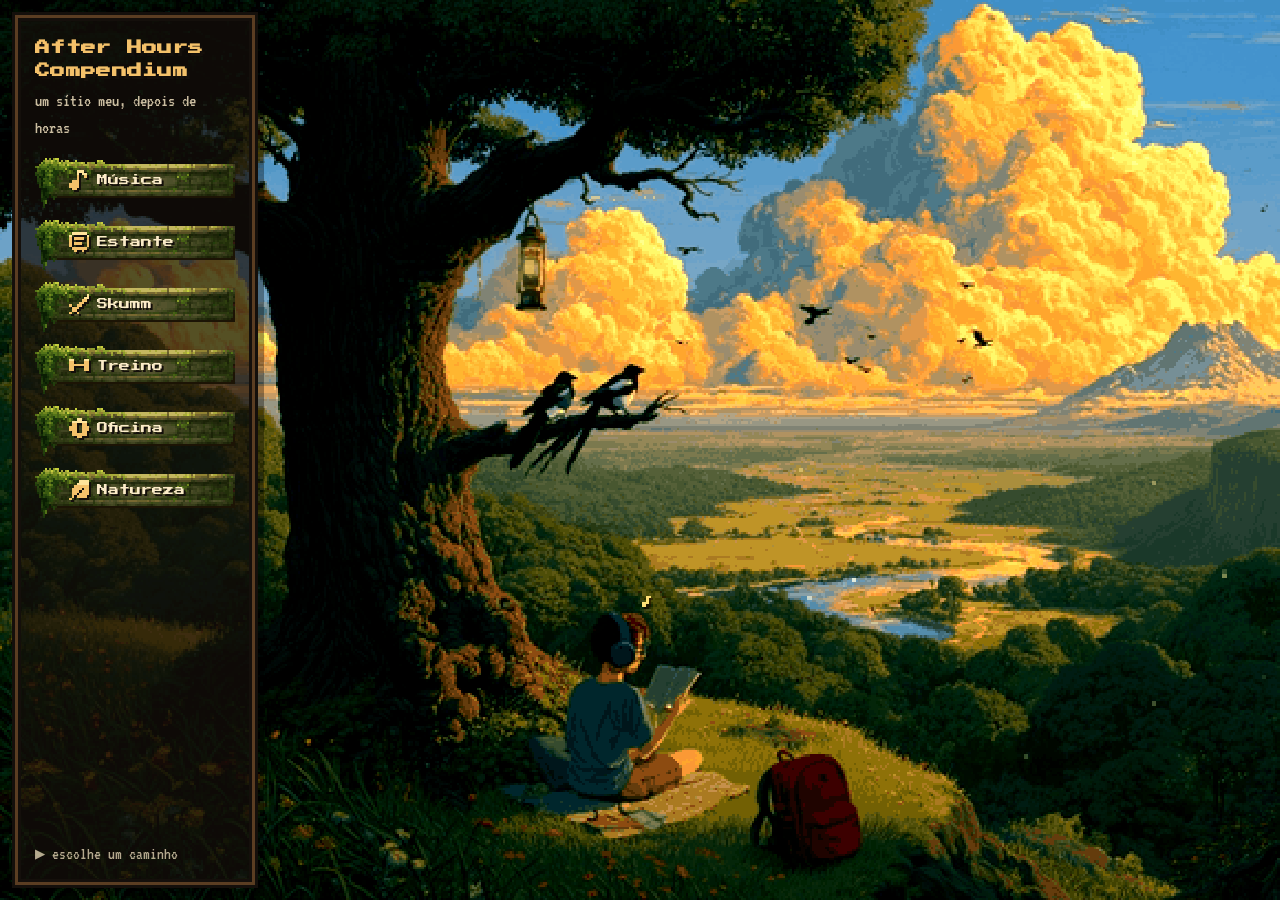
<file: index.html>
<!DOCTYPE html>
<html lang="pt-PT">
<head>
<meta charset="utf-8">
<meta name="viewport" content="width=device-width, initial-scale=1">
<title>After Hours Compendium</title>
<link rel="preconnect" href="https://fonts.googleapis.com">
<link rel="preconnect" href="https://fonts.gstatic.com" crossorigin>
<link href="https://fonts.googleapis.com/css2?family=Press+Start+2P&family=VT323&display=swap" rel="stylesheet">
<link rel="stylesheet" href="transicoes.css">
<style>
/* Layout: the hilltop scene fills the screen as one low-res canvas (364x204, scaled up with hard pixels), animated in place.
   A wooden signpost sidebar on the left holds the links; on phones it becomes a row of planks at the bottom. Single theme by choice. */
:root{
  --ink:#140f0b;
  --bark:#5a3d22;
  --bark-hi:#80592f;
  --bark-lo:#33220f;
  --cream:#fbebc8;
  --gold:#f4c16a;
  --moss:#1e2b1a;
  --display:"Press Start 2P", "Courier New", monospace;
  --body:"VT323", "Courier New", monospace;
  color-scheme:dark;
}
*{box-sizing:border-box}
html,body{margin:0;height:100%;overflow:hidden;background:var(--ink)}
body{font-family:var(--body);color:var(--cream)}
#bg,#scene,#fx{position:absolute;image-rendering:pixelated;image-rendering:crisp-edges;display:block}
.stage{position:fixed;inset:0;overflow:hidden;filter:contrast(1.2) saturate(1.15)}

/* sidebar */
nav{position:fixed;left:18px;top:18px;bottom:18px;width:234px;z-index:5;display:flex;flex-direction:column;gap:14px;
  padding:16px 14px;background:rgba(20,15,11,.72);
  border:3px solid var(--ink);box-shadow:0 0 0 3px var(--bark),0 0 0 6px var(--ink),6px 8px 0 6px rgba(0,0,0,.35)}
.brand{font-family:var(--display);font-weight:700;color:var(--gold);font-size:15px;line-height:1.5;margin:0;
  text-shadow:3px 3px 0 var(--ink);letter-spacing:.02em}
.brand small{display:block;font-family:var(--body);font-weight:400;font-size:18px;color:var(--cream);opacity:.8;margin-top:6px;text-shadow:none;letter-spacing:0}
.links{list-style:none;margin:0;padding:0;display:flex;flex-direction:column;gap:6px}
.plank{all:unset;box-sizing:border-box;text-decoration:none;cursor:pointer;display:flex;align-items:center;gap:8px;width:200px;height:56px;
  padding:0 10px 8px 34px;font-family:var(--display);font-weight:400;font-size:11px;color:var(--cream);
  text-shadow:2px 2px 0 var(--ink);background:url(img/plank.png) 0 0/200px 56px no-repeat;image-rendering:pixelated;
  transition:transform .08s steps(2)}
.plank canvas{width:20px;height:20px;image-rendering:pixelated;flex:0 0 20px;filter:drop-shadow(2px 2px 0 #140f0b)}
.plank:hover,.plank:focus-visible{background-image:url(img/plank-hover.png);color:#fff3cf;transform:translateY(-2px)}
.plank:active{transform:translateY(2px);filter:brightness(.85)}
.plank:focus-visible{outline:2px dashed var(--gold);outline-offset:2px}
.foot{margin-top:auto;font-size:17px;opacity:.7}

/* dialog */
.dialog{position:fixed;left:calc(50% + 125px);top:24px;transform:translateX(-50%);z-index:6;width:min(560px,calc(100% - 300px));
  background:rgba(16,18,36,.9);padding:14px 18px 16px;font-size:24px;line-height:1.15;
  border:3px solid var(--ink);box-shadow:0 0 0 3px var(--gold),0 0 0 6px var(--ink);display:none;cursor:pointer}
.dialog.on{display:block}
.dialog b{font-family:var(--display);font-weight:400;color:var(--gold);font-size:12px;line-height:1.6;display:block;margin-bottom:4px}
.dialog i{font-style:normal;color:var(--gold);animation:blink 1s steps(2) infinite;float:right}
@keyframes blink{50%{opacity:0}}

@media (max-width:760px){
  nav{left:10px;right:10px;top:auto;bottom:10px;width:auto;padding:10px;gap:8px}
  .brand{font-size:12px}.brand small{display:none}
  .links{flex-direction:row;overflow-x:auto;gap:8px;padding:2px 4px 6px}
  .plank{flex:0 0 200px}
  .foot{display:none}
  .dialog{left:50%;width:calc(100% - 20px);bottom:auto;top:12px}
}
@media (prefers-reduced-motion:reduce){*{animation:none!important;transition:none!important}}
</style>
</head>
<body>
<div class="stage"><canvas id="bg" width="728" height="408" aria-hidden="true"></canvas><canvas id="fx" width="728" height="408" aria-hidden="true"></canvas><canvas id="scene" width="364" height="204" role="img" aria-label="Um rapaz de headphones a ler à sombra de uma árvore grande, no alto de um monte, com duas pegas num ramo e um vale com rio e cascata ao fundo"></canvas></div>

<nav aria-label="Páginas">
  <h1 class="brand">After Hours Compendium<small>um sítio meu, depois de horas</small></h1>
  <ul class="links">
    <li><a class="plank" href="musica.html" data-icon="note">Música</a></li>
    <li><a class="plank" href="estante.html" data-icon="book">Estante</a></li>
    <li><a class="plank" href="skumm.html" data-icon="dagger">Skumm</a></li>
    <li><a class="plank" href="treino.html" data-icon="bar">Treino</a></li>
    <li><a class="plank" href="oficina.html" data-icon="gear">Oficina</a></li>
    <li><a class="plank" href="natureza.html" data-icon="leaf">Natureza</a></li>
  </ul>
  <div class="foot">▶ escolhe um caminho</div>
</nav>

<div class="dialog" id="dialog" role="status" aria-live="polite"><b id="dlgTitle"></b><span id="dlgText"></span> <i>▼</i></div>

<script>
(function(){
  var W=364,H=204;
  var cv=document.getElementById("scene"),ctx=cv.getContext("2d"),bg=document.getElementById("bg"),bctx=bg.getContext("2d"),fx=document.getElementById("fx"),fctx=fx.getContext("2d");
  ctx.imageSmoothingEnabled=false;window.__sceneCtx=ctx;
  var still=window.matchMedia&&window.matchMedia("(prefers-reduced-motion: reduce)").matches;
  var img=new Image();
  img.src="img/scene.png";
  var WF="293,121;293,122;293,123;293,124;293,125;294,116;294,117;294,118;294,119;294,120;294,121;294,122;294,123;294,125;294,126;295,111;295,112;295,113;295,114;295,115;295,116;295,117;295,118;295,119;295,120;295,121;296,110;296,111;296,112;296,113;297,109;297,110;298,106;298,107;298,108;298,121;298,122;298,123;298,124;298,125;299,105;299,106;299,117;299,118;299,119;299,120;299,121;299,122;299,123;299,124;299,125;300,109;300,110;300,111;300,112;300,113;300,114;300,115;300,116;300,117;300,118;300,119;300,120;300,121;301,107;301,108;301,109;301,110;302,107".split(";").map(function(p){return p.split(",").map(Number);});
  var RIV="179,133;179,134;180,134;181,134;181,135;182,134;182,135;182,136;183,134;183,135;183,136;183,137;184,136;184,137;185,135;185,136;185,137;186,134;186,137;186,138;187,134;187,137;187,138;188,134;189,132;190,132;190,139;191,131;191,132;191,139;192,131;192,132;193,131;193,132;193,140;194,131;194,132;194,140;195,131;195,132;196,131;196,132;197,131;197,132;198,131;200,142;201,142;202,141;202,142;203,141;203,142;203,143;204,141;204,142;204,143;205,142;205,143;206,141;206,142;206,143;207,142;207,143;208,130;208,142;208,143;209,130;209,143;210,130;210,143;211,143".split(";").map(function(p){return p.split(",").map(Number);});

  /* fit: cover the screen, keep the reader in view */
  function fit(){
    var vw=innerWidth,vh=innerHeight,s=Math.max(vw/W,vh/H),w=W*s,h=H*s;
    var focus=vw>760?0.40:0.40, anchor=vw>760?0.58:0.5;
    var left=Math.min(0,Math.max(vw-w,vw*anchor-focus*w));
    var top=Math.min(0,Math.max(vh-h,vh*0.62-0.72*h));
    [cv,bg,fx].forEach(function(e){e.style.width=w+"px";e.style.height=h+"px";e.style.left=left+"px";e.style.top=top+"px";});
  }
  fit();addEventListener("resize",fit);

  function sprite(rows,x,y,col,a,c2){
    var ctx=c2||window.__sceneCtx;
    ctx.globalAlpha=a==null?1:a;ctx.fillStyle=col;
    for(var r=0;r<rows.length;r++)for(var c=0;c<rows[r].length;c++)if(rows[r][c]==="#")ctx.fillRect(Math.round(x)+c,Math.round(y)+r,1,1);
    ctx.globalAlpha=1;
  }

  var BIRD=[["#...#",".#.#.","..#.."],[".....","..#..","##.##"]];
  var NOTE=[["..##","..#.","..#.","###.","##.."],["####","#..#","#..#","#.##","##.."]];
  var birds=[],notes=[],sparks=[],motes=[],f=0;
  for(var i=0;i<14;i++)motes.push({x:150+Math.random()*210,y:60+Math.random()*120,p:Math.random()*6.28});

  function spawnBirds(){
    var n=Math.random()<.5?1:3, y=18+Math.random()*55, v=.18+Math.random()*.12, dir=Math.random()<.75?1:-1;
    for(var k=0;k<n;k++)birds.push({x:dir>0?-8-k*7:W+8+k*7,y:y+(k%2)*4+k*1.5,v:v*dir,ph:Math.random()*6,fr:k*4});
  }
  function spawnNote(){notes.push({x:143,y:139,t:0,ph:Math.random()*6.28,s:Math.random()<.7?0:1});}

  function draw(){
    ctx.globalCompositeOperation="source-over";
    ctx.clearRect(0,0,W,H);fctx.clearRect(0,0,W*2,H*2);

    /* waterfall: light bands running down */
    for(var i=0;i<WF.length;i++){
      var p=WF[i],band=((p[1]-f*0.35)%7+7)%7;
      if(band<2){ctx.fillStyle="rgba(240,248,255,"+(band<1?.55:.3)+")";ctx.fillRect(p[0],p[1],1,1);}
    }
    /* river glints */
    if(f%9===0&&RIV.length){var r=RIV[(Math.random()*RIV.length)|0];sparks.push({x:r[0],y:r[1],t:0});}
    sparks=sparks.filter(function(s){s.t++;var a=s.t<10?s.t/10:(30-s.t)/20;
      ctx.fillStyle="rgba(255,250,225,"+Math.max(0,a)*.85+")";ctx.fillRect(s.x,s.y,1,1);return s.t<30;});

    /* lantern glow */
    ctx.globalCompositeOperation="lighter";
    var fl=.55+.15*Math.sin(f*.21)+.1*Math.sin(f*.53)+(Math.random()<.04?-.2:0);
    var g=ctx.createRadialGradient(120,61,0,120,61,9);
    g.addColorStop(0,"rgba(255,190,90,"+(.55*fl)+")");g.addColorStop(1,"rgba(255,150,60,0)");
    ctx.fillStyle=g;ctx.fillRect(108,49,24,24);
    ctx.fillStyle="rgba(255,225,150,"+(.6*fl)+")";ctx.fillRect(119,59,2,3);
    ctx.globalCompositeOperation="source-over";

    /* golden dust motes */
    motes.forEach(function(m){m.p+=.02;m.y-=.04;m.x+=Math.sin(m.p)*.05;if(m.y<50){m.y=185;m.x=150+Math.random()*210;}
      var a=.25+.25*Math.sin(m.p*3);ctx.fillStyle="rgba(255,236,170,"+Math.max(0,a)+")";ctx.fillRect(Math.round(m.x),Math.round(m.y),1,1);});

    /* birds */
    birds=birds.filter(function(b){b.x+=b.v;b.ph+=.05;b.fr++;
      sprite(BIRD[((b.fr/10)|0)%2],b.x,b.y+Math.sin(b.ph)*1.5,"#221d26");
      return b.x>-20&&b.x<W+20;});

    /* music notes from the headphones */
    notes=notes.filter(function(n){n.t++;n.y-=.12;n.x+=Math.sin(n.ph+n.t*.05)*.18+.03;
      var a=n.t<20?.5:n.t<140?.95:n.t<180?.6:.3;
      sprite(NOTE[n.s],n.x*2+1,n.y*2+1,"#2a1d14",a*.6,fctx);
      sprite(NOTE[n.s],n.x*2,n.y*2,n.t%60<30?"#fff1c4":"#ffd98a",a,fctx);
      return n.t<210;});
  }

  function loop(){
    f++;
    if(f%400===1||Math.random()<.0015)spawnBirds();
    if(f%85===0)spawnNote();
    draw();
    requestAnimationFrame(loop);
  }
  img.onload=function(){bctx.drawImage(img,0,0);
    if(still){spawnNote();notes[0].t=60;notes[0].y-=8;draw();return;}
    spawnBirds();spawnNote();requestAnimationFrame(loop);
  };

  /* pixel icons for the planks */
  var ICONS={
    note:["...###..","...#.##.","...#..#.","...#....",".###....","####....","####....",".##....."],
    book:[".######.","#......#","#.####.#","#......#","#.###..#","#......#",".######.","..#..#.."],
    dagger:[".......#","......##",".....##.","....##..","#..##...",".###....",".##.....","#..#...."],
    bar:["........","##....##","##....##","########","##....##","##....##","........","........"],
    gear:["...##...",".######.",".##..##.","###..###","###..###",".##..##.",".######.","...##..."],
    leaf:["....####","...#####","..######",".####.##",".###.###",".##.####",".#.####.","#......."]
  };
  document.querySelectorAll(".plank").forEach(function(b){
    var c=document.createElement("canvas");c.width=8;c.height=8;c.setAttribute("aria-hidden","true");
    var x=c.getContext("2d"),rows=ICONS[b.dataset.icon];
    for(var r=0;r<8;r++)for(var k=0;k<8;k++)if(rows[r][k]==="#"){x.fillStyle=r<2?"#ffe39a":"#f4c16a";x.fillRect(k,r,1,1);}
    b.prepend(c);
  });

  /* RPG dialog */
  var dlg=document.getElementById("dialog"),dt=document.getElementById("dlgTitle"),dx=document.getElementById("dlgText"),timer;
  function say(title,text){
    clearInterval(timer);dt.textContent=title;dx.textContent="";dlg.classList.add("on");
    if(still){dx.textContent=text;return;}
    var i=0;timer=setInterval(function(){dx.textContent=text.slice(0,++i);if(i>=text.length)clearInterval(timer);},28);
  }
  dlg.addEventListener("click",function(){dlg.classList.remove("on");});
})();
</script>
</body>
</html>
</file>
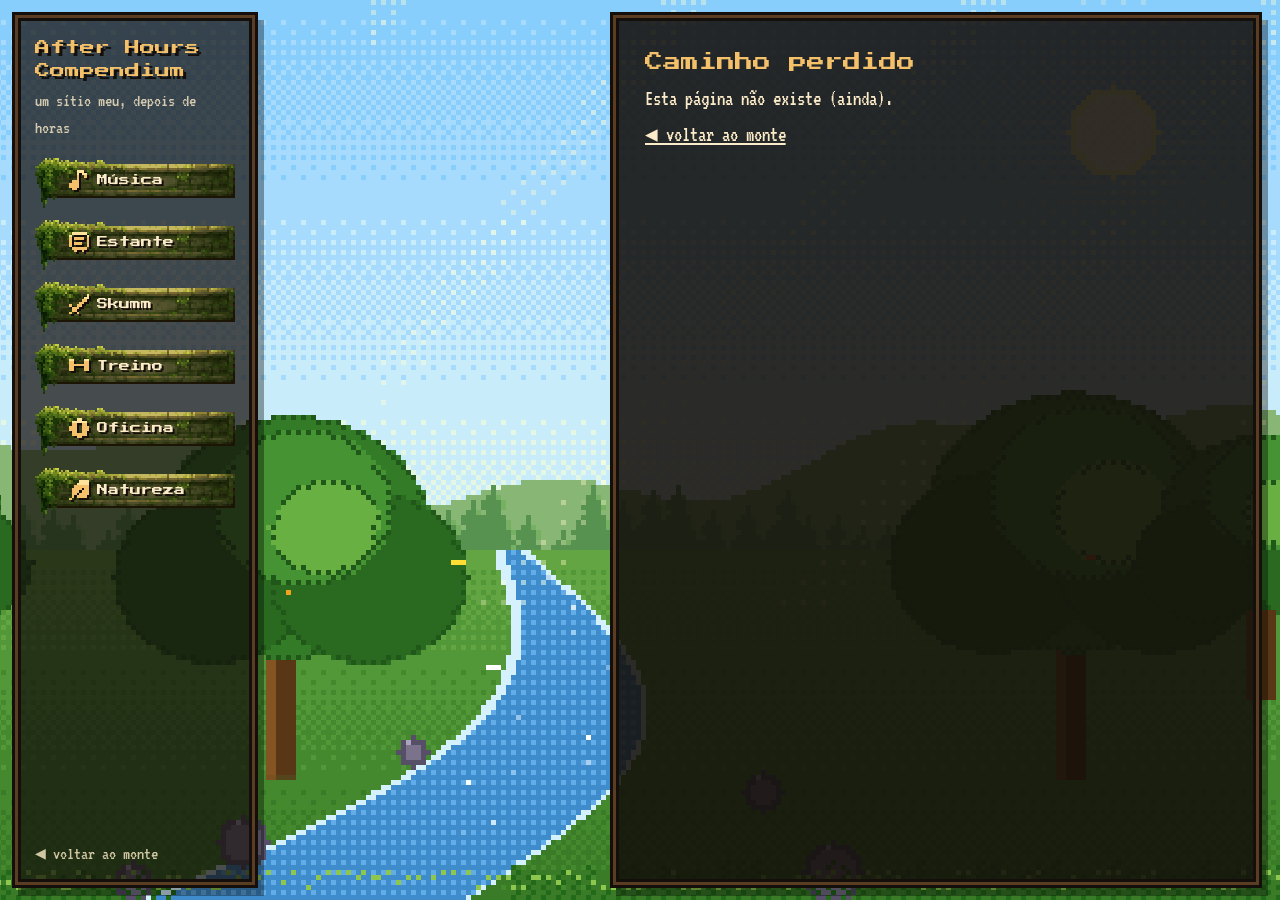
<file: item.html>
<!DOCTYPE html>
<html lang="pt-PT">
<head>
<meta charset="utf-8">
<meta name="viewport" content="width=device-width, initial-scale=1">
<title>After Hours Compendium</title>
<link rel="preconnect" href="https://fonts.googleapis.com">
<link rel="preconnect" href="https://fonts.gstatic.com" crossorigin>
<link href="https://fonts.googleapis.com/css2?family=Press+Start+2P&family=VT323&display=swap" rel="stylesheet">
<link rel="stylesheet" href="transicoes.css">
<link rel="stylesheet" href="pagina.css">
<link rel="stylesheet" href="temas.css">
</head>
<body>
<div class="stage" aria-hidden="true"><canvas id="bg" width="320" height="180"></canvas></div>
<nav id="nav" aria-label="Páginas"></nav>
<main class="painel" id="conteudo"></main>
<script src="dados.js"></script>
<script src="cenas.js"></script>
<script src="pagina.js"></script>
</body>
</html>
</file>
<file: transicoes.css>
/* Transições entre páginas (View Transitions API: Chrome, Edge e Safari recentes).
   Rápidas e em degraus de píxel: a barra lateral fica parada, o cenário troca num piscar
   e o painel desliza. Noutros browsers a navegação é normal. */
@view-transition { navigation: auto; }

body > nav { view-transition-name: sidebar; }
.stage { view-transition-name: cena; }
.painel { view-transition-name: painel; }

::view-transition-old(root),
::view-transition-new(root) { animation: none; }

::view-transition-group(sidebar) { animation-duration: 0s; }
::view-transition-old(sidebar) { display: none; }
::view-transition-new(sidebar) { animation: none; }

::view-transition-group(cena) { animation-duration: .22s; }
::view-transition-old(cena) { animation: some .22s steps(3) both; }
::view-transition-new(cena) { animation: aparece .22s steps(3) both; }

::view-transition-group(painel) { animation-duration: .24s; }
::view-transition-old(painel) { animation: painel-sai .12s steps(2) both; }
::view-transition-new(painel) { animation: painel-entra .24s steps(5) both; }

@keyframes some { to { opacity: 0; } }
@keyframes aparece { from { opacity: 0; } }
@keyframes painel-entra {
  from { opacity: 0; transform: translateX(24px); clip-path: inset(0 0 100% 0); }
  to   { opacity: 1; transform: none; clip-path: inset(0 0 0 0); }
}
@keyframes painel-sai { to { opacity: 0; transform: translateX(-16px); } }

@media (prefers-reduced-motion: reduce) {
  ::view-transition-group(*), ::view-transition-old(*), ::view-transition-new(*) { animation: none !important; }
}
</file>
<file: pagina.css>
/* Estilo base das páginas interiores do After Hours Compendium.
   O aspeto de cada categoria (cores, papel, ecrã, etc.) está em temas.css. */
:root{
  --ink:#140f0b;
  --bark:#5a3d22;
  --bark-hi:#80592f;
  --cream:#fbebc8;
  --gold:#f4c16a;
  --leaf:#8fbf5a;
  --display:"Press Start 2P", "Courier New", monospace;
  --body:"VT323", "Courier New", monospace;
  color-scheme:dark;
}
*{box-sizing:border-box}
html,body{margin:0;height:100%;overflow:hidden;background:var(--ink)}
body{font-family:var(--body);color:var(--cream);font-variant-ligatures:none;font-feature-settings:"liga" 0,"clig" 0}
a{color:inherit}

/* cenário em ecrã inteiro */
.stage{position:fixed;inset:0;overflow:hidden;filter:contrast(1.1) saturate(1.1)}
#bg{position:absolute;image-rendering:pixelated;image-rendering:crisp-edges;display:block}

/* ---------- barra lateral (igual em todo o site) ---------- */
nav#nav{position:fixed;left:18px;top:18px;bottom:18px;width:234px;z-index:5;display:flex;flex-direction:column;gap:14px;
  padding:16px 14px;background:rgba(20,15,11,.72);
  border:3px solid var(--ink);box-shadow:0 0 0 3px var(--bark),0 0 0 6px var(--ink),6px 8px 0 6px rgba(0,0,0,.35)}
.brand{font-family:var(--display);color:var(--gold);font-size:15px;line-height:1.5;margin:0;text-decoration:none;text-shadow:3px 3px 0 var(--ink);display:block}
.brand small{display:block;font-family:var(--body);font-size:18px;color:var(--cream);opacity:.8;margin-top:6px;text-shadow:none}
.links{list-style:none;margin:0;padding:0;display:flex;flex-direction:column;gap:6px}
.plank{box-sizing:border-box;cursor:pointer;display:flex;align-items:center;gap:8px;width:200px;height:56px;text-decoration:none;
  padding:0 10px 8px 34px;font-family:var(--display);font-size:11px;color:var(--cream);
  text-shadow:2px 2px 0 var(--ink);background:url(img/plank.png) 0 0/200px 56px no-repeat;image-rendering:pixelated;transition:transform .06s steps(2)}
.plank canvas{width:20px;height:20px;image-rendering:pixelated;flex:0 0 20px;filter:drop-shadow(2px 2px 0 #140f0b)}
.plank:hover,.plank:focus-visible,.plank.atual{background-image:url(img/plank-hover.png);color:#fff3cf}
.plank:hover,.plank:focus-visible{transform:translateY(-2px)}
.plank.atual{color:var(--gold)}
.plank.atual::after{content:"◀";margin-left:auto;color:var(--gold);animation:pisca 1s steps(2) infinite}
.plank:active{transform:translateY(2px);filter:brightness(.85)}
a:focus-visible{outline:2px dashed var(--gold);outline-offset:2px}
.voltar{margin-top:auto;font-size:18px;color:var(--cream);opacity:.8;text-decoration:none}
.voltar:hover{opacity:1;color:var(--gold)}

/* ---------- painel (as cores vêm das variáveis --p-*, definidas por tema) ---------- */
.painel{
  --p-bg:rgba(20,15,11,.88); --p-t:var(--cream); --p-a:var(--gold); --p-m:rgba(251,235,200,.5);
  --p-l:rgba(128,89,47,.5); --p-card:rgba(51,34,15,.55); --p-edge:var(--bark); --p-frame:var(--bark);
  position:fixed;z-index:4;top:18px;bottom:18px;right:24px;width:min(640px,calc(100vw - 330px));
  background:var(--p-bg);color:var(--p-t);border:3px solid var(--ink);
  box-shadow:0 0 0 3px var(--p-frame),0 0 0 6px var(--ink),6px 8px 0 6px rgba(0,0,0,.35);
  overflow-y:auto;scrollbar-color:var(--p-edge) transparent;scrollbar-width:thin}
.painel-in{padding:6px 26px 40px;position:relative}
.painel h1{font-family:var(--display);font-weight:400;color:var(--p-a);font-size:18px;line-height:1.5;margin:22px 0 10px}
.intro{font-size:23px;line-height:1.2;margin:0 0 6px;min-height:1.2em}
.intro.a-escrever::after{content:"▌";animation:pisca .6s steps(2) infinite;color:var(--p-a)}
.sub{font-size:21px;color:var(--p-a);opacity:.85;margin:0 0 14px}
.painel h2{font-family:var(--display);font-weight:400;font-size:11px;line-height:1.6;color:var(--p-a);margin:28px 0 12px}
.painel p{font-size:21px;line-height:1.25;margin:0 0 10px}
.vazio{color:var(--p-m)!important}
.migalha{display:block;margin:18px 0 0;font-size:19px}
a.migalha,.migalha a{text-decoration:none;opacity:.8}
.migalha a:hover{opacity:1;color:var(--p-a)}
.migalha span{opacity:.5;margin:0 4px}
.ver{display:block;font-style:normal;font-size:16px;color:var(--p-a);opacity:.7;margin-top:8px}

/* grupos */
.grupos{display:grid;grid-template-columns:repeat(auto-fill,minmax(240px,1fr));gap:12px}
.grupo{position:relative;display:flex;flex-direction:column;gap:6px;text-decoration:none;min-height:110px;
  background:var(--p-card);border:3px solid var(--ink);box-shadow:0 0 0 2px var(--p-edge);
  padding:12px 14px;font-size:19px;line-height:1.15;transition:transform .06s steps(2),box-shadow .06s steps(2)}
.grupo b{font-family:var(--display);font-weight:400;font-size:12px;line-height:1.6;color:var(--p-a)}
.grupo .conta{margin-top:auto;font-style:normal;font-size:16px;color:var(--p-a);opacity:.75}
.grupo:hover,.grupo:focus-visible{transform:translateY(-2px);box-shadow:0 0 0 2px var(--p-a)}
.mini{display:flex;gap:4px;margin-top:4px}
.mini canvas{width:28px;height:28px;image-rendering:pixelated;border:2px solid var(--ink)}

/* cartões */
.grelha{display:grid;grid-template-columns:repeat(auto-fill,minmax(170px,1fr));gap:12px}
.cartao{position:relative;display:block;text-decoration:none;background:var(--p-card);border:3px solid var(--ink);box-shadow:0 0 0 2px var(--p-edge);
  padding:11px 12px;font-size:19px;line-height:1.15;transition:transform .06s steps(2),box-shadow .06s steps(2)}
a.cartao:hover,a.cartao:focus-visible{transform:translateY(-2px);box-shadow:0 0 0 2px var(--p-a)}
a.cartao:hover .ver{opacity:1}
.cartao b{display:block;font-family:var(--display);font-weight:400;font-size:10px;line-height:1.6;margin-bottom:6px}
.cartao em{font-style:normal;color:var(--p-a);display:block;margin-bottom:4px;font-size:17px}

/* listas */
.lista{list-style:none;margin:0;padding:0}
.lista li{font-size:20px;padding:6px 0 6px 24px;position:relative;border-bottom:2px dashed var(--p-l)}
.lista li:last-child{border-bottom:0}
.lista li::before{content:"◆";position:absolute;left:0;color:var(--p-a);font-size:13px;top:10px}
.lista small{color:var(--p-a);opacity:.8;margin-left:6px}
.lista.ligacoes a{text-decoration:none;display:block}
.lista.ligacoes a:hover{color:var(--p-a)}

/* estante de lombadas */
.estante{display:flex;flex-wrap:wrap;align-items:flex-end;gap:4px;padding:10px 10px 0;
  border-bottom:10px solid var(--bark);box-shadow:0 3px 0 var(--ink),inset 0 -2px 0 var(--bark-hi);background:rgba(0,0,0,.25)}
.livro{writing-mode:vertical-rl;transform:rotate(180deg);font-size:18px;line-height:1.05;padding:12px 5px;color:#fbebc8;text-decoration:none;
  border:2px solid var(--ink);box-shadow:inset -3px 0 0 rgba(255,255,255,.12),inset 3px 0 0 rgba(0,0,0,.25);min-height:160px;white-space:nowrap;transition:transform .06s steps(2)}
.livro:hover,.livro:focus-visible{transform:rotate(180deg) translateY(10px)}
.livro span{opacity:.75;font-size:15px}
.livro.fav{outline:2px solid var(--gold);outline-offset:-5px}

/* ficha */
.ficha{display:grid;grid-template-columns:max-content 1fr;gap:6px 20px;font-size:20px;margin:0 0 14px}
.ficha dt{color:var(--p-a)}
.ficha dd{margin:0}

/* missões */
.missao{display:block;margin:0 0 16px;text-decoration:none}
.missao div:first-child{display:flex;justify-content:space-between;font-size:20px}
.missao div span{color:var(--p-a)}
.barra{height:14px;border:2px solid var(--ink);box-shadow:0 0 0 2px var(--p-edge);background:#0b0805;margin-top:6px}
.barra i{display:block;height:100%;background:repeating-linear-gradient(90deg,var(--leaf) 0 6px,#6f9d43 6px 8px);animation:enche .6s steps(8) both}
@keyframes enche{from{width:0}}

/* estado de projeto */
.estado{font-family:var(--display);font-size:7px;line-height:1;padding:5px 6px;border:2px solid var(--ink);display:inline-block;margin-bottom:6px}
.estado.curso{background:#3d6b2f;color:#eaffd0}
.estado.ativo{background:#2d5a7a;color:#d8f0ff}
.estado.inicio{background:#7a5a2d;color:#ffefcf}
.estado.feito{background:#5a2d6b;color:#f5dcff}

/* entradas */
.entrada{position:relative;display:block;text-decoration:none;border:3px solid var(--ink);box-shadow:0 0 0 2px var(--p-edge);background:var(--p-card);padding:12px 14px;margin-bottom:12px;transition:box-shadow .06s steps(2),transform .06s steps(2)}
a.entrada:hover{box-shadow:0 0 0 2px var(--p-a)}
.entrada h3{font-family:var(--display);font-weight:400;font-size:10px;line-height:1.6;color:var(--p-a);margin:0 0 8px}
.entrada .data{font-size:17px!important;opacity:.8;margin:0 0 4px!important}
.captura{aspect-ratio:16/9;border:2px dashed var(--p-a);display:grid;place-items:center;color:var(--p-m);font-size:20px;margin:6px 0 14px;background:rgba(0,0,0,.18)}

/* item: capa grande + duas colunas opcionais */
.cabeca{display:flex;gap:18px;align-items:flex-end;margin-top:8px}
.cabeca .capa-grande{width:120px;height:120px;flex:0 0 120px;image-rendering:pixelated;border:3px solid var(--ink);box-shadow:0 0 0 2px var(--p-edge),6px 6px 0 rgba(0,0,0,.35)}

/* anterior / seguinte */
.passos{display:flex;justify-content:space-between;gap:12px;margin-top:30px;padding-top:14px;border-top:2px dashed var(--p-l)}
.passos a{font-size:19px;text-decoration:none;opacity:.85;max-width:48%}
.passos a:last-child{text-align:right}
.passos a:hover{color:var(--p-a);opacity:1}

/* pesquisa */
.filtro{display:block;margin:14px 0 4px}
.filtro input{width:100%;font-family:var(--body);font-size:21px;color:var(--p-t);background:rgba(0,0,0,.35);border:3px solid var(--ink);
  box-shadow:0 0 0 2px var(--p-edge);padding:6px 10px;outline:none}
.filtro input:focus{box-shadow:0 0 0 2px var(--p-a)}
.filtro input::placeholder{color:var(--p-m)}
.nada{opacity:.6}
.sr{position:absolute;width:1px;height:1px;overflow:hidden;clip:rect(0 0 0 0)}
[hidden]{display:none!important}

@keyframes pisca{50%{opacity:0}}
html.sem-vt .painel{animation:painel-entra .25s steps(5) both}

@media (max-width:760px){
  nav#nav{left:10px;right:10px;top:auto;bottom:10px;width:auto;padding:10px;gap:8px}
  .brand{font-size:12px}.brand small{display:none}
  .links{flex-direction:row;overflow-x:auto;gap:8px;padding:2px 4px 6px}
  .plank{flex:0 0 200px}
  .voltar{display:none}
  .painel{left:10px;right:10px;width:auto;top:auto;height:56vh;bottom:140px}
  .painel-in{padding:4px 16px 26px}
  .painel h1{font-size:14px}
  .cabeca .capa-grande{width:88px;height:88px;flex-basis:88px}
}
@media (prefers-reduced-motion:reduce){*{animation:none!important;transition:none!important}}
</file>
<file: temas.css>
/* After Hours Compendium — a personalidade de cada lugar.
   Cada categoria muda as variáveis do painel e acrescenta os seus próprios detalhes. */

/* =========================================================
   MÚSICA — Rádio do Deserto: pôr do sol, capas de discos, vinil a espreitar
   ========================================================= */
.tema-musica .painel{
  --p-bg:#1a0f1f; --p-t:#ffe9d6; --p-a:#ffb35c; --p-m:rgba(255,233,214,.45); --p-l:rgba(255,120,90,.3);
  --p-card:#24142a; --p-edge:#6b2f4a; --p-frame:#e2522b;
  background:
    repeating-linear-gradient(90deg,rgba(255,255,255,.025) 0 2px,transparent 2px 6px),
    linear-gradient(180deg,#2a1230 0%,#1a0f1f 40%);
}
.tema-musica .painel h1{
  font-size:22px;color:transparent;
  background:linear-gradient(180deg,#ffe08a 0 25%,#ffb35c 25% 45%,#ff7a4a 45% 65%,#e2522b 65% 82%,#9c2f5a 82%);
  background-size:100% 1.5em;-webkit-background-clip:text;background-clip:text;filter:drop-shadow(3px 3px 0 #0b0610)}
.tema-musica .painel h2::before{content:"◉ ";color:#e2522b}
.tema-musica .lista li::before{content:"♪";font-size:16px;top:6px}
/* discos: capa quadrada com o vinil a sair */
.tema-musica .grelha{grid-template-columns:repeat(auto-fill,minmax(150px,1fr));gap:18px 22px}
.tema-musica .cartao{padding:0;background:#24142a;overflow:visible;z-index:0}
.tema-musica .cartao .capa{display:block;width:100%;aspect-ratio:1;image-rendering:pixelated;border-bottom:3px solid var(--ink)}
.tema-musica .cartao b,.tema-musica .cartao em,.tema-musica .cartao>span,.tema-musica .cartao .ver{padding:0 10px}
.tema-musica .cartao b{margin-top:8px}
.tema-musica .cartao>span{display:block;font-size:16px;padding-bottom:4px}
.tema-musica .cartao .ver{padding-bottom:10px}
.tema-musica a.cartao::before{content:"";position:absolute;z-index:-1;top:6%;right:4%;width:88%;aspect-ratio:1;border-radius:50%;
  background:radial-gradient(circle,#ffb35c 0 9%,#140f0b 9% 11%,#1a1418 11% 30%,#2a2228 30% 31%,#1a1418 31% 50%,#2a2228 50% 51%,#141014 51% 70%);
  transition:transform .12s steps(3)}
.tema-musica a.cartao:hover::before{transform:translateX(34%) rotate(40deg)}
.tema-musica .grupo{background:repeating-linear-gradient(0deg,#5a3d22 0 10px,#4a3018 10px 12px);box-shadow:0 0 0 2px #80592f}
.tema-musica .grupo b{color:#ffe08a;text-shadow:2px 2px 0 var(--ink)}
.tema-musica .grupo span{color:#ffe9d6;text-shadow:1px 1px 0 var(--ink)}
.tema-musica .item-lista li{counter-increment:faixa}
.tema-musica .item-lista{counter-reset:faixa}
.tema-musica .item-lista li::before{content:counter(faixa,decimal-leading-zero);font-size:17px;top:6px;color:#e2522b}
.tema-musica .item-lista li{padding-left:34px}

/* =========================================================
   ESTANTE — Biblioteca: papel envelhecido e tinta
   ========================================================= */
.tema-estante .painel{
  --p-bg:#ead9b6; --p-t:#2b1b10; --p-a:#7a2e2e; --p-m:rgba(43,27,16,.45); --p-l:rgba(90,61,34,.35);
  --p-card:#f3e6c8; --p-edge:#a8865a; --p-frame:#80592f;
  background:
    radial-gradient(ellipse at 30% 0%,rgba(255,255,255,.35),transparent 60%),
    radial-gradient(ellipse at 100% 100%,rgba(122,76,30,.25),transparent 55%),
    #ead9b6;
  color-scheme:light;
}
.tema-estante .painel h1{font-size:19px;text-shadow:2px 2px 0 rgba(122,46,46,.18)}
.tema-estante .painel h1::after{content:"";display:block;height:3px;margin-top:10px;background:repeating-linear-gradient(90deg,#7a2e2e 0 8px,transparent 8px 12px)}
.tema-estante .painel h2::before{content:"§ ";color:#a8865a}
.tema-estante .lista li::before{content:"✒";font-size:15px;top:6px;color:#7a2e2e}
.tema-estante .grupo{background:linear-gradient(180deg,#6b4a28,#4a3018);color:#fbebc8;box-shadow:0 0 0 2px #2a1a0c}
.tema-estante .grupo b{color:#ffe08a}
.tema-estante .grupo::before{content:"";position:absolute;left:12px;right:12px;top:-6px;height:6px;
  background:repeating-linear-gradient(90deg,#7a2e2e 0 6px,#2e4a7a 6px 10px,#3d6b2f 10px 15px,#8a7a5a 15px 18px,#5a2d6b 18px 24px)}
.tema-estante .estante{background:rgba(74,48,24,.15)}
.tema-estante .filtro input{background:#f8eed6}
.tema-estante .captura{background:rgba(122,76,30,.08)}
/* livro aberto */
.tema-estante .aberto{display:grid;grid-template-columns:1fr 1fr;gap:0;margin-top:14px;background:#f6ead0;border:3px solid #4a3018;
  box-shadow:0 0 0 2px #a8865a,6px 6px 0 rgba(0,0,0,.25)}
.tema-estante .aberto>div{padding:14px 16px}
.tema-estante .aberto>div:first-child{border-right:2px solid #c8a878;box-shadow:inset -10px 0 12px -10px rgba(74,48,24,.45)}
.tema-estante .aberto>div:last-child{box-shadow:inset 10px 0 12px -10px rgba(74,48,24,.45)}
.tema-estante .aberto h2{margin-top:6px}
@media (max-width:900px){.tema-estante .aberto{grid-template-columns:1fr}.tema-estante .aberto>div:first-child{border-right:0;border-bottom:2px solid #c8a878}}

/* =========================================================
   SKUMM — Quest Log
   ========================================================= */
.tema-skumm .painel{
  --p-bg:#1f160e; --p-t:#f0e0b8; --p-a:#ffd100; --p-m:rgba(240,224,184,.45); --p-l:rgba(255,209,0,.2);
  --p-card:#2b1f13; --p-edge:#8a6a2a; --p-frame:#c9a227;
  background:
    radial-gradient(ellipse at 50% 0%,rgba(255,209,0,.08),transparent 60%),
    repeating-linear-gradient(0deg,rgba(0,0,0,.08) 0 1px,transparent 1px 3px),#1f160e;
  box-shadow:0 0 0 3px #c9a227,0 0 0 5px var(--ink),0 0 0 7px #8a6a2a,0 0 0 9px var(--ink),8px 10px 0 8px rgba(0,0,0,.35);
}
.tema-skumm .painel h1{color:#ffd100;text-shadow:2px 2px 0 #000,0 0 12px rgba(255,209,0,.35)}
.tema-skumm .painel h2{color:#ffd100;border-bottom:2px solid rgba(201,162,39,.5);padding-bottom:6px}
.tema-skumm .painel h2::before{content:"✦ ";color:#c9a227}
.tema-skumm .lista li::before{content:"•";color:#ffd100;font-size:22px;top:2px}
.tema-skumm .entrada{padding-left:44px;background:linear-gradient(90deg,rgba(255,209,0,.08),transparent 40%),#2b1f13}
.tema-skumm .entrada::before{content:"!";position:absolute;left:12px;top:10px;font-family:var(--display);font-size:18px;color:#ffd100;
  text-shadow:2px 2px 0 #000,0 0 6px rgba(255,209,0,.6)}
.tema-skumm .grupo::after{content:"?";position:absolute;right:12px;top:8px;font-family:var(--display);font-size:16px;color:#ffd100;text-shadow:2px 2px 0 #000}
.tema-skumm .ficha{border:2px solid #8a6a2a;padding:12px 14px;background:rgba(0,0,0,.25)}
.tema-skumm .ficha dd:first-of-type{color:#a335ee;font-family:var(--display);font-size:11px;padding-top:5px}
.tema-skumm .captura{border:3px double #c9a227}

/* =========================================================
   TREINO — Arcade
   ========================================================= */
.tema-treino .painel{
  --p-bg:#0b0f24; --p-t:#d8f4ff; --p-a:#3cf2ff; --p-m:rgba(216,244,255,.4); --p-l:rgba(60,242,255,.2);
  --p-card:#121a3a; --p-edge:#2a3a8a; --p-frame:#ff3c8a;
  background:repeating-linear-gradient(0deg,rgba(0,0,0,.28) 0 1px,transparent 1px 3px),
    radial-gradient(ellipse at 50% 0%,#1d2a6a,transparent 70%),#0b0f24;
}
.tema-treino .painel-in::before{content:"PLAYER 1   HI-SCORE 0010";display:block;font-family:var(--display);font-size:8px;color:#ff3c8a;margin-top:16px;letter-spacing:.06em}
.tema-treino .painel h1{color:#ffe14a;text-shadow:3px 3px 0 #ff3c8a,6px 6px 0 #2a3a8a;margin-top:10px}
.tema-treino .painel h2{color:#3cf2ff}
.tema-treino .painel h2::before{content:"► ";color:#ff3c8a}
.tema-treino .lista li::before{content:"▸";color:#ffe14a;font-size:18px;top:5px}
.tema-treino .grupo{background:#121a3a;box-shadow:0 0 0 2px #3cf2ff,0 0 14px rgba(60,242,255,.25)}
.tema-treino .grupo .conta::after{content:"  PRESS START";color:#ffe14a}
.tema-treino .grupo:hover .conta::after{animation:pisca .5s steps(2) infinite}
.tema-treino .barra{height:18px;box-shadow:0 0 0 2px #3cf2ff;background:#05071a}
.tema-treino .barra i{background:repeating-linear-gradient(90deg,#ffe14a 0 6px,#ffb000 6px 8px)}
.tema-treino .missao div:first-child::before{content:"LV";font-family:var(--display);font-size:8px;color:#ff3c8a;margin-right:8px;padding-top:6px}
.tema-treino .missao div:first-child{justify-content:flex-start;gap:4px}
.tema-treino .missao div:first-child span{margin-left:auto}
.tema-treino .cartao{box-shadow:0 0 0 2px #2a3a8a}

/* =========================================================
   OFICINA — Terminal CRT
   ========================================================= */
.tema-oficina .painel{
  --p-bg:#050a05; --p-t:#9dffb0; --p-a:#7dff8a; --p-m:rgba(157,255,176,.4); --p-l:rgba(125,255,138,.18);
  --p-card:#071207; --p-edge:#1e5a28; --p-frame:#3a3f46;
  background:repeating-linear-gradient(0deg,rgba(0,0,0,.35) 0 1px,transparent 1px 3px),
    radial-gradient(ellipse at 50% 40%,#0c1c0e,#050a05 75%);
  text-shadow:0 0 6px rgba(125,255,138,.35);
}
.tema-oficina .painel *{font-family:var(--body)!important}
.tema-oficina .painel h1{font-size:30px;line-height:1.1;letter-spacing:.02em}
.tema-oficina .painel h1::before{content:"$ cat ";color:#f4c16a}
.tema-oficina .painel h1::after{content:"_";animation:pisca 1s steps(2) infinite}
.tema-oficina .painel h2{font-size:24px;color:#f4c16a}
.tema-oficina .painel h2::before{content:"## ";color:#3a8a44}
.tema-oficina .lista li::before{content:">";color:#f4c16a;font-size:20px;top:5px}
.tema-oficina .cartao,.tema-oficina .grupo{background:var(--p-card);box-shadow:none;border:2px dashed #2a7a36}
.tema-oficina a.cartao:hover,.tema-oficina .grupo:hover{border-style:solid;border-color:#7dff8a;box-shadow:0 0 12px rgba(125,255,138,.25)}
.tema-oficina .cartao b,.tema-oficina .grupo b{font-size:22px;line-height:1.1}
.tema-oficina .grupo b::before{content:"drwxr-xr-x  ";color:#3a8a44;font-size:17px}
.tema-oficina .grupo b::after{content:"/"}
.tema-oficina .estado{font-size:15px;padding:1px 6px}
.tema-oficina .filtro input{background:#020502;font-size:22px}

/* =========================================================
   NATUREZA — Caderno de campo
   ========================================================= */
.tema-natureza .painel{
  --p-bg:#e3dcb8; --p-t:#22301c; --p-a:#3d6b2f; --p-m:rgba(34,48,28,.45); --p-l:rgba(61,107,47,.3);
  --p-card:#f4efd8; --p-edge:#b8ab78; --p-frame:#6b5a32;
  background:
    linear-gradient(90deg,transparent 38px,rgba(192,88,42,.35) 38px 40px,transparent 40px),
    repeating-linear-gradient(0deg,transparent 0 27px,rgba(61,107,47,.16) 27px 28px),
    #e3dcb8;
  color-scheme:light;
}
.tema-natureza .painel-in{padding-left:54px}
.tema-natureza .painel h1{color:#2f5a24;text-shadow:2px 2px 0 rgba(61,107,47,.15)}
.tema-natureza .painel h2::before{content:"❦ ";color:#c0582a}
.tema-natureza .lista li::before{content:"✿";color:#c0582a;font-size:14px;top:7px}
.tema-natureza .cartao,.tema-natureza .entrada,.tema-natureza .grupo{background:#fbf8ea;box-shadow:0 0 0 2px #d8cfa8,4px 5px 0 rgba(0,0,0,.18);border-color:#fbf8ea;transform:rotate(-1deg)}
.tema-natureza .grelha>:nth-child(2n),.tema-natureza .grupos>:nth-child(2n),.tema-natureza .entrada:nth-of-type(2n){transform:rotate(1.2deg)}
.tema-natureza .cartao::after,.tema-natureza .entrada::after,.tema-natureza .grupo::after{content:"";position:absolute;top:-9px;left:50%;width:56px;height:16px;margin-left:-28px;
  background:rgba(232,216,140,.75);box-shadow:inset 0 0 0 1px rgba(160,140,70,.4);transform:rotate(-3deg)}
.tema-natureza a.cartao:hover,.tema-natureza a.entrada:hover,.tema-natureza .grupo:hover{transform:rotate(0) translateY(-2px);box-shadow:0 0 0 2px #3d6b2f,4px 5px 0 rgba(0,0,0,.18)}
.tema-natureza .captura{background:#fbf8ea;border:6px solid #fbf8ea;border-bottom-width:26px;box-shadow:0 0 0 2px #d8cfa8,4px 5px 0 rgba(0,0,0,.18);transform:rotate(-1deg);color:var(--p-m)}
.tema-natureza .filtro input{background:#fbf8ea}
@media (max-width:760px){.tema-natureza .painel-in{padding-left:46px}}
</file>
